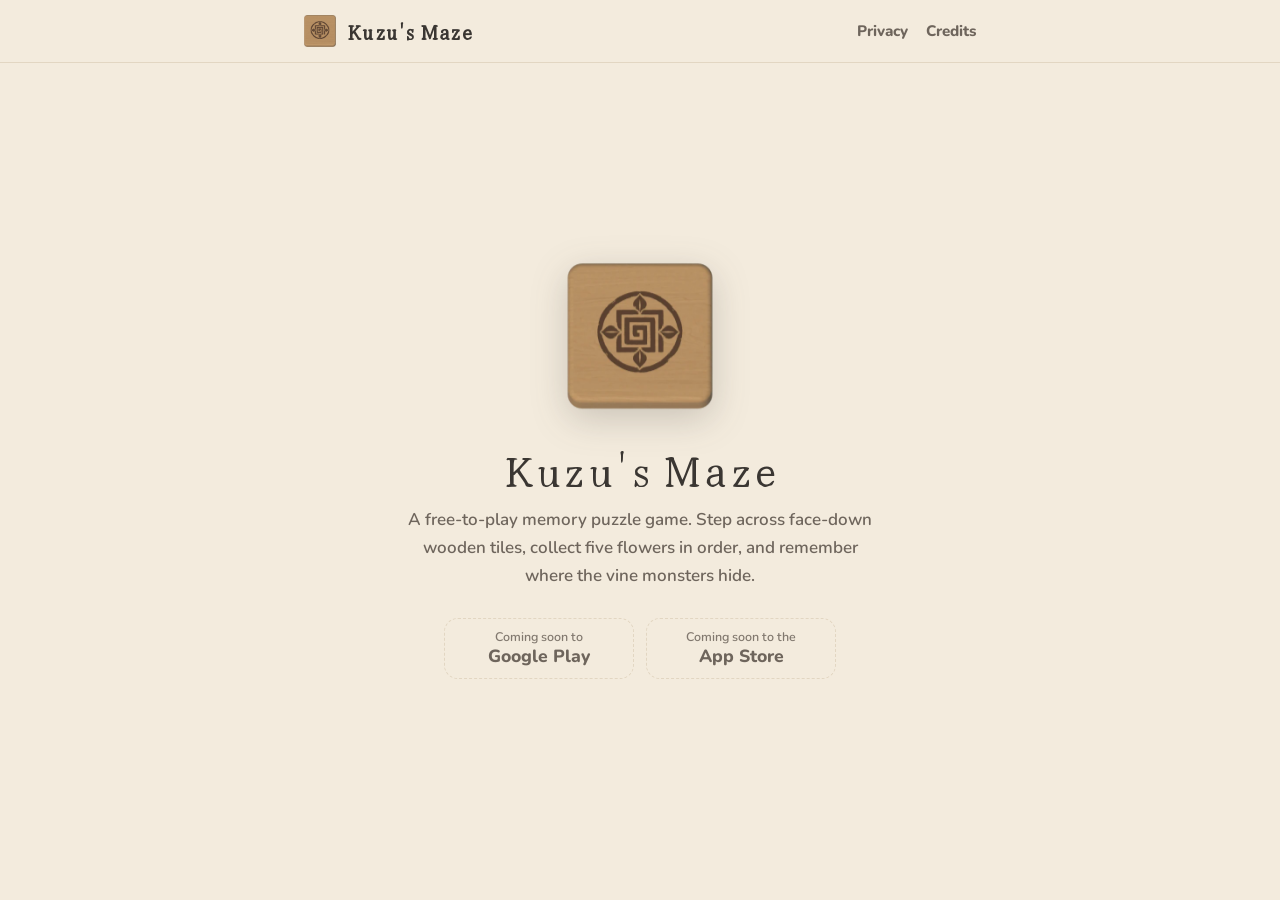
<file: index.html>
<!doctype html>
<html lang="en">
<head>
  <meta charset="utf-8">
  <meta name="viewport" content="width=device-width, initial-scale=1">
  <title>Kuzu's Maze</title>
  <meta name="description" content="A free-to-play memory puzzle game. Step across face-down wooden tiles, collect five flowers in order, and remember where the vine monsters hide.">
  <link rel="icon" href="assets/favicon.png">
  <link rel="apple-touch-icon" href="assets/apple-touch-icon.png">
  <link rel="stylesheet" href="style.css">
</head>
<body>
  <header class="site">
    <div class="wrap">
      <a class="brand" href="./"><img src="assets/favicon.png" alt="">Kuzu's Maze</a>
      <nav>
        <a href="privacy.html">Privacy</a>
        <a href="credits.html">Credits</a>
      </nav>
    </div>
  </header>

  <main class="wrap hero">
    <button class="tile" type="button" aria-label="Kuzu's Maze tile. Tap to flip it.">
      <span class="tile-inner">
        <img class="tile-back" src="assets/logo_tile.webp" alt="" width="168" height="168" draggable="false">
        <img class="tile-face" alt="" width="168" height="168" draggable="false">
      </span>
    </button>
    <h1>Kuzu's Maze</h1>
    <p class="tagline">A free-to-play memory puzzle game. Step across face-down wooden tiles, collect five flowers in order, and remember where the vine monsters hide.</p>

    <!-- Store links: when a listing goes live, swap its <span class="store soon"> for
         <a class="store" href="STORE_URL"><small>Get it on</small><span>Google Play</span></a> -->
    <div class="stores">
      <span class="store soon"><small>Coming soon to</small><span>Google Play</span></span>
      <span class="store soon"><small>Coming soon to the</small><span>App Store</span></span>
    </div>
  </main>
  <script src="flip.js" defer></script>
</body>
</html>
</file>
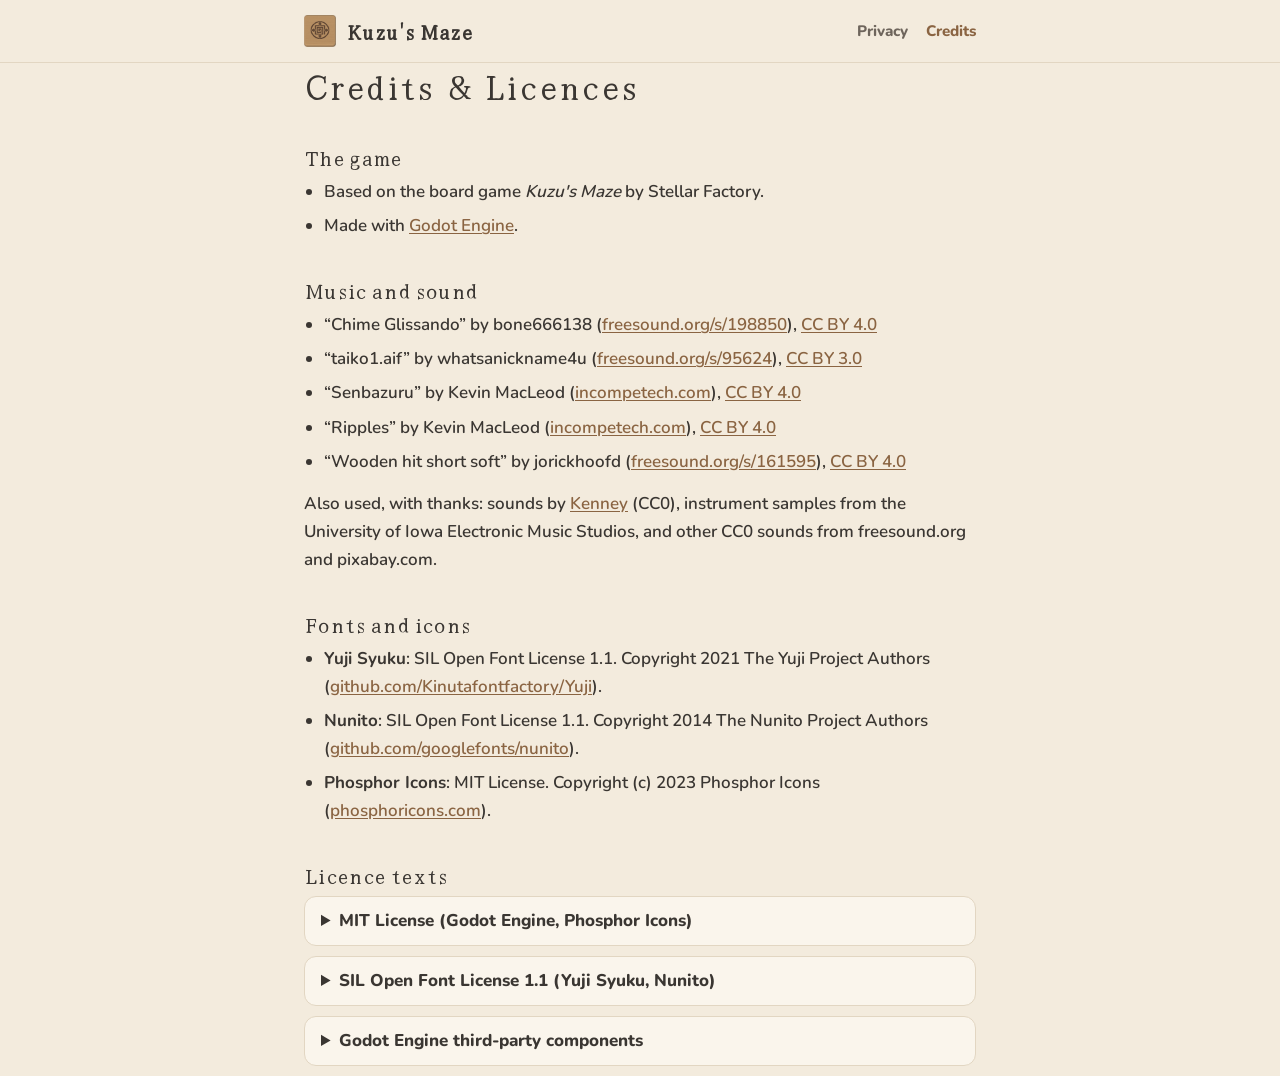
<file: credits.html>
<!doctype html>
<html lang="en">
<head>
  <meta charset="utf-8">
  <meta name="viewport" content="width=device-width, initial-scale=1">
  <title>Credits &amp; Licences · Kuzu's Maze</title>
  <meta name="description" content="Credits and third-party licences for the Kuzu's Maze mobile game.">
  <link rel="icon" href="assets/favicon.png">
  <link rel="apple-touch-icon" href="assets/apple-touch-icon.png">
  <link rel="stylesheet" href="style.css">
</head>
<body>
  <header class="site">
    <div class="wrap">
      <a class="brand" href="./"><img src="assets/favicon.png" alt="">Kuzu's Maze</a>
      <nav>
        <a href="privacy.html">Privacy</a>
        <a href="credits.html" aria-current="page">Credits</a>
      </nav>
    </div>
  </header>

  <main class="wrap">
    <h1>Credits &amp; Licences</h1>
    <!-- Keep in sync with Godot/assets/licenses/ (the in-app Licenses screen). -->

    <h2>The game</h2>
    <ul>
      <!-- TODO: add the original designer name(s) once Stellar Factory confirms the credits wording. -->
      <li>Based on the board game <em>Kuzu's Maze</em> by Stellar Factory.</li>
      <!-- TODO: <li>Digital adaptation by <strong>[studio / developer name]</strong>.</li> -->
      <li>Made with <a href="https://godotengine.org">Godot Engine</a>.</li>
    </ul>

    <h2>Music and sound</h2>
    <ul>
      <li>“Chime Glissando” by bone666138 (<a href="https://freesound.org/s/198850/">freesound.org/s/198850</a>), <a href="https://creativecommons.org/licenses/by/4.0/">CC BY 4.0</a></li>
      <li>“taiko1.aif” by whatsanickname4u (<a href="https://freesound.org/s/95624/">freesound.org/s/95624</a>), <a href="https://creativecommons.org/licenses/by/3.0/">CC BY 3.0</a></li>
      <li>“Senbazuru” by Kevin MacLeod (<a href="https://incompetech.com">incompetech.com</a>), <a href="https://creativecommons.org/licenses/by/4.0/">CC BY 4.0</a></li>
      <li>“Ripples” by Kevin MacLeod (<a href="https://incompetech.com">incompetech.com</a>), <a href="https://creativecommons.org/licenses/by/4.0/">CC BY 4.0</a></li>
      <li>“Wooden hit short soft” by jorickhoofd (<a href="https://freesound.org/s/161595/">freesound.org/s/161595</a>), <a href="https://creativecommons.org/licenses/by/4.0/">CC BY 4.0</a></li>
    </ul>
    <p>Also used, with thanks: sounds by <a href="https://kenney.nl">Kenney</a> (CC0), instrument samples from the University of Iowa Electronic Music Studios, and other CC0 sounds from freesound.org and pixabay.com.</p>

    <h2>Fonts and icons</h2>
    <ul>
      <li><strong>Yuji Syuku</strong>: SIL Open Font License 1.1. Copyright 2021 The Yuji Project Authors (<a href="https://github.com/Kinutafontfactory/Yuji">github.com/Kinutafontfactory/Yuji</a>).</li>
      <li><strong>Nunito</strong>: SIL Open Font License 1.1. Copyright 2014 The Nunito Project Authors (<a href="https://github.com/googlefonts/nunito">github.com/googlefonts/nunito</a>).</li>
      <li><strong>Phosphor Icons</strong>: MIT License. Copyright (c) 2023 Phosphor Icons (<a href="https://phosphoricons.com">phosphoricons.com</a>).</li>
    </ul>

    <h2>Licence texts</h2>
    <details>
      <summary>MIT License (Godot Engine, Phosphor Icons)</summary>
<pre>Godot Engine:
Copyright (c) 2014-present Godot Engine contributors (see AUTHORS.md).
Copyright (c) 2007-2014 Juan Linietsky, Ariel Manzur.

Phosphor Icons:
Copyright (c) 2023 Phosphor Icons

Permission is hereby granted, free of charge, to any person obtaining a copy
of this software and associated documentation files (the "Software"), to deal
in the Software without restriction, including without limitation the rights
to use, copy, modify, merge, publish, distribute, sublicense, and/or sell
copies of the Software, and to permit persons to whom the Software is
furnished to do so, subject to the following conditions:

The above copyright notice and this permission notice shall be included in all
copies or substantial portions of the Software.

THE SOFTWARE IS PROVIDED "AS IS", WITHOUT WARRANTY OF ANY KIND, EXPRESS OR
IMPLIED, INCLUDING BUT NOT LIMITED TO THE WARRANTIES OF MERCHANTABILITY,
FITNESS FOR A PARTICULAR PURPOSE AND NONINFRINGEMENT. IN NO EVENT SHALL THE
AUTHORS OR COPYRIGHT HOLDERS BE LIABLE FOR ANY CLAIM, DAMAGES OR OTHER
LIABILITY, WHETHER IN AN ACTION OF CONTRACT, TORT OR OTHERWISE, ARISING FROM,
OUT OF OR IN CONNECTION WITH THE SOFTWARE OR THE USE OR OTHER DEALINGS IN THE
SOFTWARE.</pre>
    </details>
    <details>
      <summary>SIL Open Font License 1.1 (Yuji Syuku, Nunito)</summary>
<pre>PREAMBLE
The goals of the Open Font License (OFL) are to stimulate worldwide
development of collaborative font projects, to support the font creation
efforts of academic and linguistic communities, and to provide a free and
open framework in which fonts may be shared and improved in partnership
with others.

The OFL allows the licensed fonts to be used, studied, modified and
redistributed freely as long as they are not sold by themselves. The
fonts, including any derivative works, can be bundled, embedded,
redistributed and/or sold with any software provided that any reserved
names are not used by derivative works. The fonts and derivatives,
however, cannot be released under any other type of license. The
requirement for fonts to remain under this license does not apply
to any document created using the fonts or their derivatives.

DEFINITIONS
"Font Software" refers to the set of files released by the Copyright
Holder(s) under this license and clearly marked as such. This may
include source files, build scripts and documentation.

"Reserved Font Name" refers to any names specified as such after the
copyright statement(s).

"Original Version" refers to the collection of Font Software components as
distributed by the Copyright Holder(s).

"Modified Version" refers to any derivative made by adding to, deleting,
or substituting -- in part or in whole -- any of the components of the
Original Version, by changing formats or by porting the Font Software to a
new environment.

"Author" refers to any designer, engineer, programmer, technical
writer or other person who contributed to the Font Software.

PERMISSION &amp; CONDITIONS
Permission is hereby granted, free of charge, to any person obtaining
a copy of the Font Software, to use, study, copy, merge, embed, modify,
redistribute, and sell modified and unmodified copies of the Font
Software, subject to the following conditions:

1) Neither the Font Software nor any of its individual components,
in Original or Modified Versions, may be sold by itself.

2) Original or Modified Versions of the Font Software may be bundled,
redistributed and/or sold with any software, provided that each copy
contains the above copyright notice and this license. These can be
included either as stand-alone text files, human-readable headers or
in the appropriate machine-readable metadata fields within text or
binary files as long as those fields can be easily viewed by the user.

3) No Modified Version of the Font Software may use the Reserved Font
Name(s) unless explicit written permission is granted by the corresponding
Copyright Holder. This restriction only applies to the primary font name as
presented to the users.

4) The name(s) of the Copyright Holder(s) or the Author(s) of the Font
Software shall not be used to promote, endorse or advertise any
Modified Version, except to acknowledge the contribution(s) of the
Copyright Holder(s) and the Author(s) or with their explicit written
permission.

5) The Font Software, modified or unmodified, in part or in whole,
must be distributed entirely under this license, and must not be
distributed under any other license. The requirement for fonts to
remain under this license does not apply to any document created
using the Font Software.

TERMINATION
This license becomes null and void if any of the above conditions are
not met.

DISCLAIMER
THE FONT SOFTWARE IS PROVIDED "AS IS", WITHOUT WARRANTY OF ANY KIND,
EXPRESS OR IMPLIED, INCLUDING BUT NOT LIMITED TO ANY WARRANTIES OF
MERCHANTABILITY, FITNESS FOR A PARTICULAR PURPOSE AND NONINFRINGEMENT
OF COPYRIGHT, PATENT, TRADEMARK, OR OTHER RIGHT. IN NO EVENT SHALL THE
COPYRIGHT HOLDER BE LIABLE FOR ANY CLAIM, DAMAGES OR OTHER LIABILITY,
INCLUDING ANY GENERAL, SPECIAL, INDIRECT, INCIDENTAL, OR CONSEQUENTIAL
DAMAGES, WHETHER IN AN ACTION OF CONTRACT, TORT OR OTHERWISE, ARISING
FROM, OUT OF THE USE OR INABILITY TO USE THE FONT SOFTWARE OR FROM
OTHER DEALINGS IN THE FONT SOFTWARE.</pre>
    </details>
    <details>
      <summary>Godot Engine third-party components</summary>
      <p>Godot includes third-party libraries under their own licences. The full list is in the app (Credits → Licenses) and at <a href="https://godotengine.org/license/">godotengine.org/license</a>.</p>
    </details>
  </main>

</body>
</html>
</file>
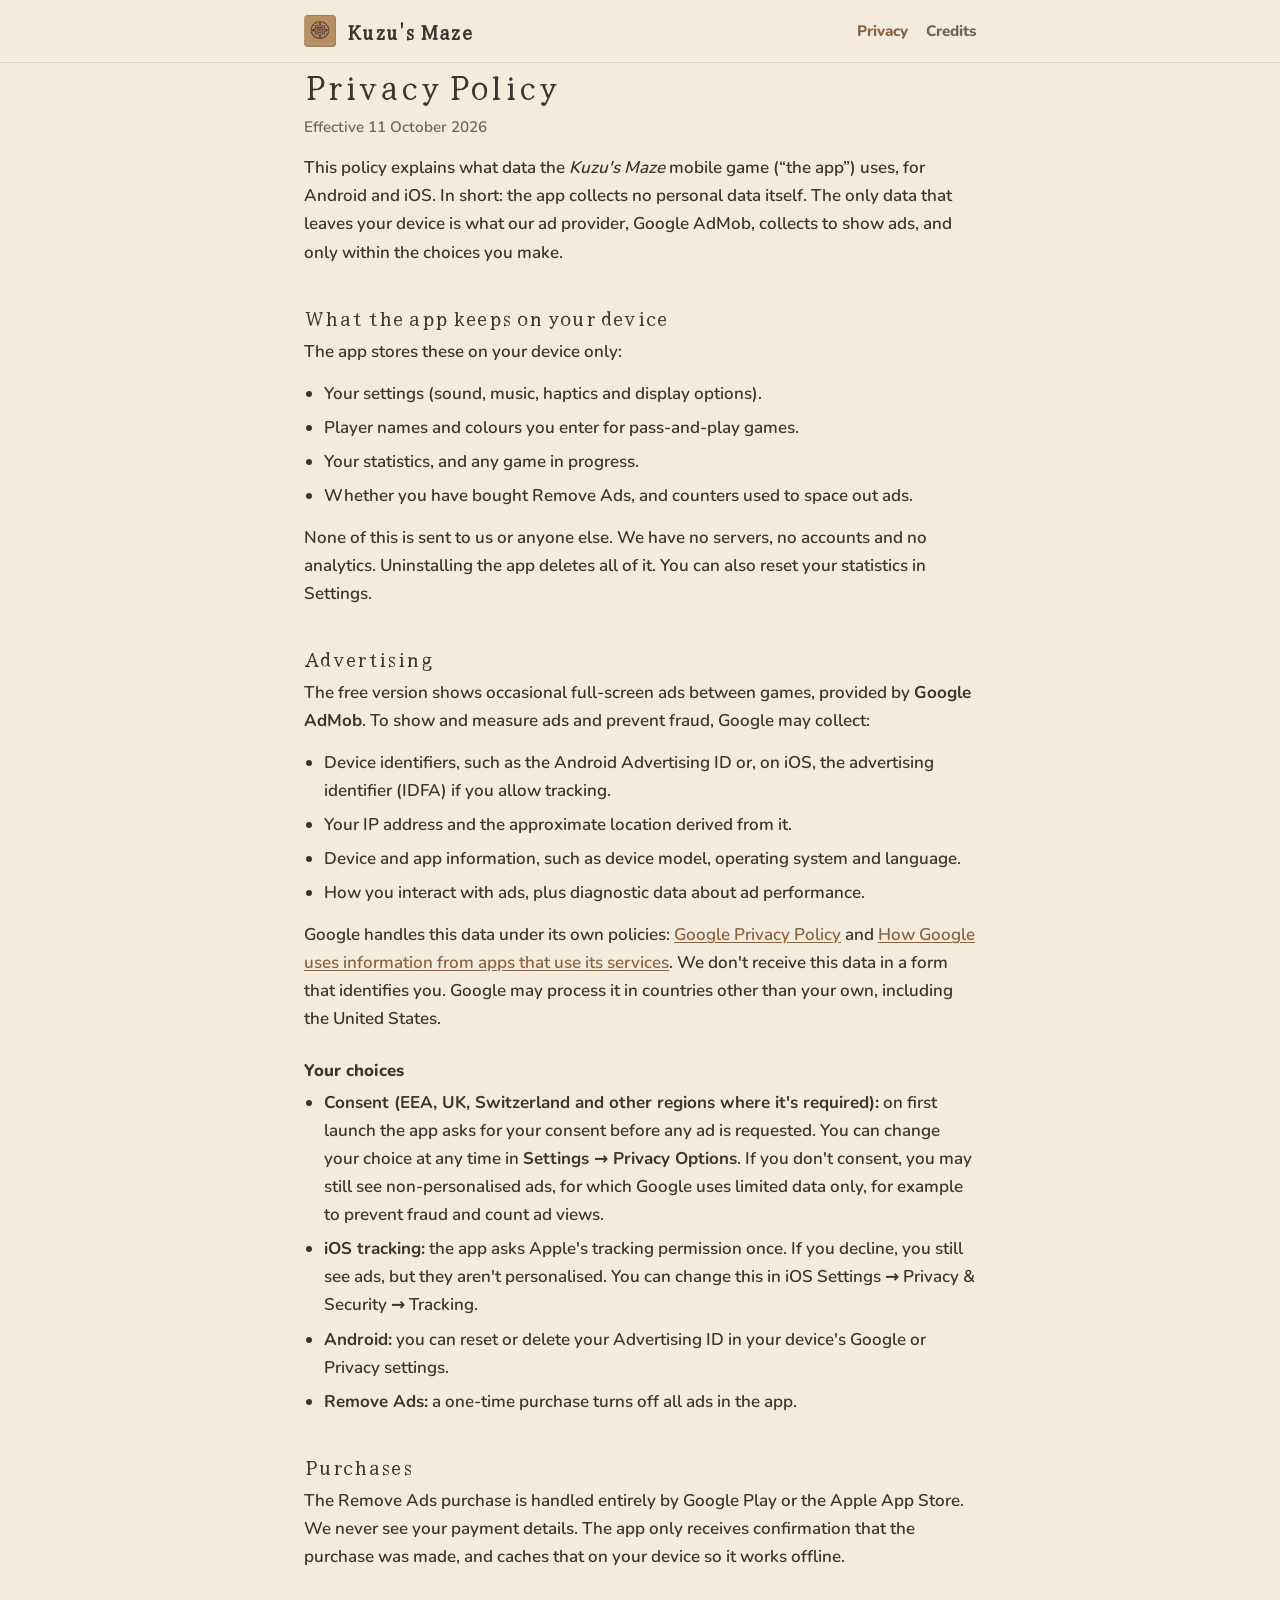
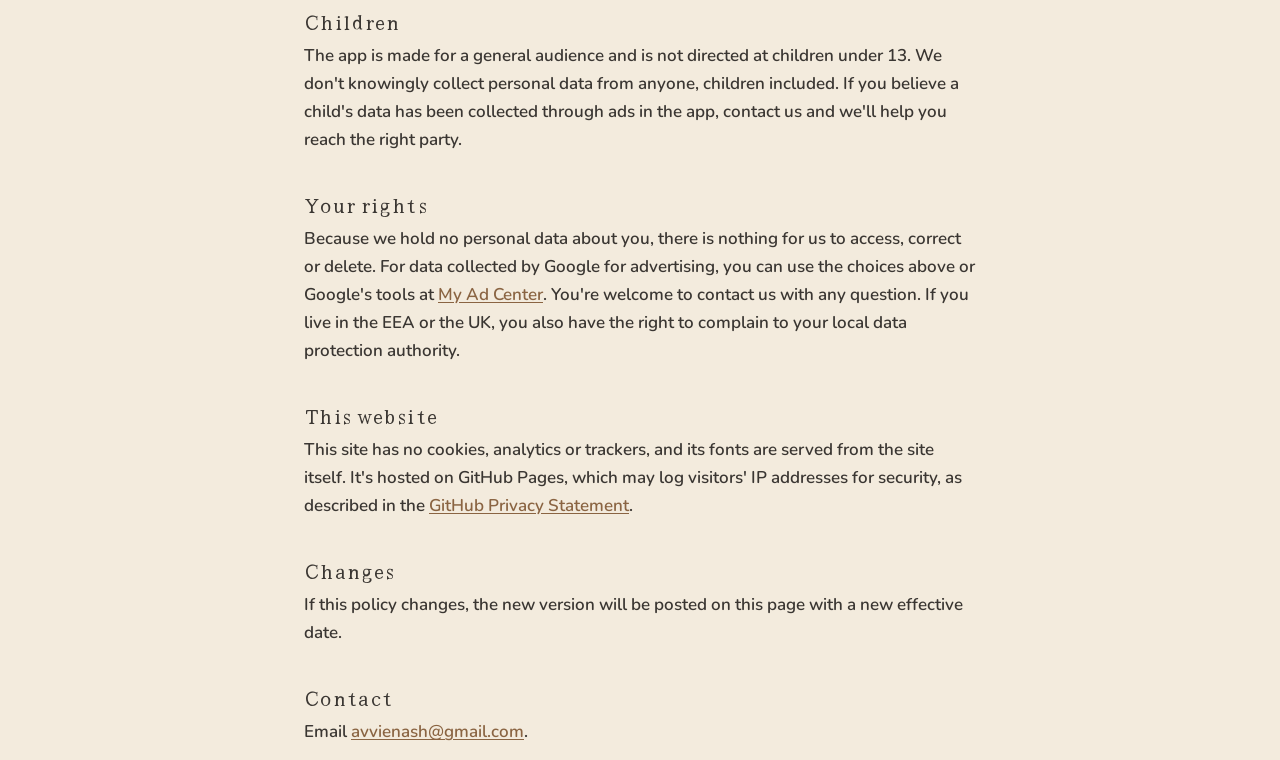
<file: privacy.html>
<!doctype html>
<html lang="en">
<head>
  <meta charset="utf-8">
  <meta name="viewport" content="width=device-width, initial-scale=1">
  <title>Privacy Policy · Kuzu's Maze</title>
  <meta name="description" content="Privacy policy for the Kuzu's Maze mobile game.">
  <link rel="icon" href="assets/favicon.png">
  <link rel="apple-touch-icon" href="assets/apple-touch-icon.png">
  <link rel="stylesheet" href="style.css">
</head>
<body>
  <header class="site">
    <div class="wrap">
      <a class="brand" href="./"><img src="assets/favicon.png" alt="">Kuzu's Maze</a>
      <nav>
        <a href="privacy.html" aria-current="page">Privacy</a>
        <a href="credits.html">Credits</a>
      </nav>
    </div>
  </header>

  <main class="wrap">
    <h1>Privacy Policy</h1>
    <p class="meta">Effective 11 October 2026</p>

    <!-- TODO: once there's a studio/developer name, name it here ("Kuzu's Maze is developed by …"). -->
    <p>This policy explains what data the <em>Kuzu's Maze</em> mobile game (“the app”) uses, for Android and iOS. In short: the app collects no personal data itself. The only data that leaves your device is what our ad provider, Google AdMob, collects to show ads, and only within the choices you make.</p>

    <h2>What the app keeps on your device</h2>
    <p>The app stores these on your device only:</p>
    <ul>
      <li>Your settings (sound, music, haptics and display options).</li>
      <li>Player names and colours you enter for pass-and-play games.</li>
      <li>Your statistics, and any game in progress.</li>
      <li>Whether you have bought Remove Ads, and counters used to space out ads.</li>
    </ul>
    <p>None of this is sent to us or anyone else. We have no servers, no accounts and no analytics. Uninstalling the app deletes all of it. You can also reset your statistics in Settings.</p>

    <h2>Advertising</h2>
    <p>The free version shows occasional full-screen ads between games, provided by <strong>Google AdMob</strong>. To show and measure ads and prevent fraud, Google may collect:</p>
    <ul>
      <li>Device identifiers, such as the Android Advertising ID or, on iOS, the advertising identifier (IDFA) if you allow tracking.</li>
      <li>Your IP address and the approximate location derived from it.</li>
      <li>Device and app information, such as device model, operating system and language.</li>
      <li>How you interact with ads, plus diagnostic data about ad performance.</li>
    </ul>
    <p>Google handles this data under its own policies: <a href="https://policies.google.com/privacy">Google Privacy Policy</a> and <a href="https://policies.google.com/technologies/partner-sites">How Google uses information from apps that use its services</a>. We don't receive this data in a form that identifies you. Google may process it in countries other than your own, including the United States.</p>

    <h3>Your choices</h3>
    <ul>
      <li><strong>Consent (EEA, UK, Switzerland and other regions where it's required):</strong> on first launch the app asks for your consent before any ad is requested. You can change your choice at any time in <strong>Settings → Privacy Options</strong>. If you don't consent, you may still see non-personalised ads, for which Google uses limited data only, for example to prevent fraud and count ad views.</li>
      <li><strong>iOS tracking:</strong> the app asks Apple's tracking permission once. If you decline, you still see ads, but they aren't personalised. You can change this in iOS Settings → Privacy &amp; Security → Tracking.</li>
      <li><strong>Android:</strong> you can reset or delete your Advertising ID in your device's Google or Privacy settings.</li>
      <li><strong>Remove Ads:</strong> a one-time purchase turns off all ads in the app.</li>
    </ul>

    <h2>Purchases</h2>
    <p>The Remove Ads purchase is handled entirely by Google Play or the Apple App Store. We never see your payment details. The app only receives confirmation that the purchase was made, and caches that on your device so it works offline.</p>

    <h2>Children</h2>
    <p>The app is made for a general audience and is not directed at children under 13. We don't knowingly collect personal data from anyone, children included. If you believe a child's data has been collected through ads in the app, contact us and we'll help you reach the right party.</p>

    <h2>Your rights</h2>
    <p>Because we hold no personal data about you, there is nothing for us to access, correct or delete. For data collected by Google for advertising, you can use the choices above or Google's tools at <a href="https://myadcenter.google.com/">My Ad Center</a>. You're welcome to contact us with any question. If you live in the EEA or the UK, you also have the right to complain to your local data protection authority.</p>

    <h2>This website</h2>
    <p>This site has no cookies, analytics or trackers, and its fonts are served from the site itself. It's hosted on GitHub Pages, which may log visitors' IP addresses for security, as described in the <a href="https://docs.github.com/en/site-policy/privacy-policies/github-general-privacy-statement">GitHub Privacy Statement</a>.</p>

    <h2>Changes</h2>
    <p>If this policy changes, the new version will be posted on this page with a new effective date.</p>

    <h2>Contact</h2>
    <p>Email <a href="mailto:avvienash@gmail.com">avvienash@gmail.com</a>.</p>
  </main>

</body>
</html>
</file>
<file: style.css>
/* Kuzu's Maze site. Palette and fonts match the game (washi, warm wood, soft ink). */

@font-face {
  font-family: "Yuji Syuku";
  src: url("assets/fonts/yuji-syuku-latin.woff2") format("woff2");
  font-display: swap;
}

@font-face {
  font-family: "Nunito";
  src: url("assets/fonts/nunito-latin.woff2") format("woff2");
  font-weight: 200 1000;
  font-display: swap;
}

:root {
  --bg: #f3ebdd;
  --surface: #faf5ec;
  --ink: #3a3632;
  --muted: #6e655c;
  --wood: #a9805a;
  --wood-dark: #8a6442;
  --line: #e2d6c2;
  --on-wood: #fffaf2;
  color-scheme: light;
}

@media (prefers-color-scheme: dark) {
  :root {
    --bg: #23201d;
    --surface: #2c2824;
    --ink: #ece4d6;
    --muted: #b3a898;
    --wood: #c39a72;
    --wood-dark: #d8b48f;
    --line: #3d3731;
    --on-wood: #23201d;
    color-scheme: dark;
  }
}

* { box-sizing: border-box; }

html { -webkit-text-size-adjust: 100%; }

body {
  margin: 0;
  background: var(--bg);
  color: var(--ink);
  font: 600 1.0625rem/1.65 "Nunito", system-ui, sans-serif;
}

.wrap {
  max-width: 44rem;
  margin: 0 auto;
  padding: 0 16px;
}

header.site {
  border-bottom: 1px solid var(--line);
}

header.site .wrap {
  display: flex;
  flex-wrap: wrap;
  align-items: center;
  justify-content: space-between;
  gap: 8px 20px;
  padding-top: 14px;
  padding-bottom: 14px;
}

.brand {
  display: flex;
  align-items: center;
  gap: 10px;
  color: var(--ink);
  text-decoration: none;
  font-family: "Yuji Syuku", serif;
  font-size: 1.3rem;
  letter-spacing: -0.03em;
}

.brand img { width: 32px; height: 32px; }

nav { display: flex; flex-wrap: wrap; gap: 4px 18px; }
nav a { color: var(--muted); text-decoration: none; font-weight: 800; font-size: 0.95rem; }
nav a:hover, nav a[aria-current="page"] { color: var(--wood-dark); }

main { padding: 40px 0 56px; }

h1, h2 {
  font-family: "Yuji Syuku", serif;
  letter-spacing: -0.03em;
  font-weight: 400;
  line-height: 1.25;
}

h1 { font-size: 2.2rem; margin: 0 0 8px; }
h2 { font-size: 1.35rem; margin: 36px 0 8px; }
h3 { font-size: 1.05rem; font-weight: 800; margin: 24px 0 4px; }

p, ul { margin: 0 0 14px; }
ul { padding-left: 1.25rem; }
li { margin-bottom: 6px; }

a { color: var(--wood-dark); text-underline-offset: 2px; }

.meta { color: var(--muted); font-size: 0.95rem; }

/* Landing */

.hero {
  min-height: calc(100vh - 64px);
  min-height: calc(100svh - 64px);
  display: flex;
  flex-direction: column;
  align-items: center;
  justify-content: center;
  text-align: center;
  padding: 32px 16px 64px;
}
/* The logo tile flips on tap (flip.js). */
.tile {
  display: block;
  width: 168px;
  height: 168px;
  padding: 0;
  border: 0;
  background: none;
  cursor: pointer;
  perspective: 700px;
  filter: drop-shadow(0 10px 18px rgb(58 54 50 / 0.22));
  -webkit-tap-highlight-color: transparent;
}
.tile:focus-visible { outline: 2px solid var(--wood); outline-offset: 8px; border-radius: 28px; }
.tile-inner {
  position: relative;
  display: block;
  width: 100%;
  height: 100%;
  transform-style: preserve-3d;
}
.tile-inner img {
  position: absolute;
  inset: 0;
  width: 100%;
  height: 100%;
  backface-visibility: hidden;
  -webkit-backface-visibility: hidden;
  user-select: none;
  -webkit-user-select: none;
}
.tile-face { transform: rotateY(180deg); }
.hero h1 { font-size: 2.8rem; margin: 20px 0 10px; }
.hero .tagline { color: var(--muted); max-width: 30rem; margin: 0 auto 28px; }

.stores {
  display: flex;
  flex-wrap: wrap;
  justify-content: center;
  gap: 12px;
}

.store {
  display: inline-flex;
  flex-direction: column;
  align-items: center;
  min-width: 190px;
  padding: 10px 22px;
  border-radius: 14px;
  background: var(--wood);
  color: var(--on-wood);
  text-decoration: none;
  line-height: 1.3;
}
.store small { font-size: 0.78rem; opacity: 0.85; }
.store span { font-size: 1.1rem; font-weight: 800; }
a.store:hover { background: var(--wood-dark); }
.store.soon { background: transparent; color: var(--muted); border: 1.5px dashed var(--line); }

/* Credits */

details {
  background: var(--surface);
  border: 1px solid var(--line);
  border-radius: 12px;
  padding: 10px 16px;
  margin-bottom: 10px;
}
summary { cursor: pointer; font-weight: 800; }
pre {
  white-space: pre-wrap;
  overflow-wrap: anywhere;
  font: 0.85rem/1.5 ui-monospace, "Cascadia Mono", Consolas, monospace;
  color: var(--muted);
  margin: 12px 0 4px;
}
</file>
